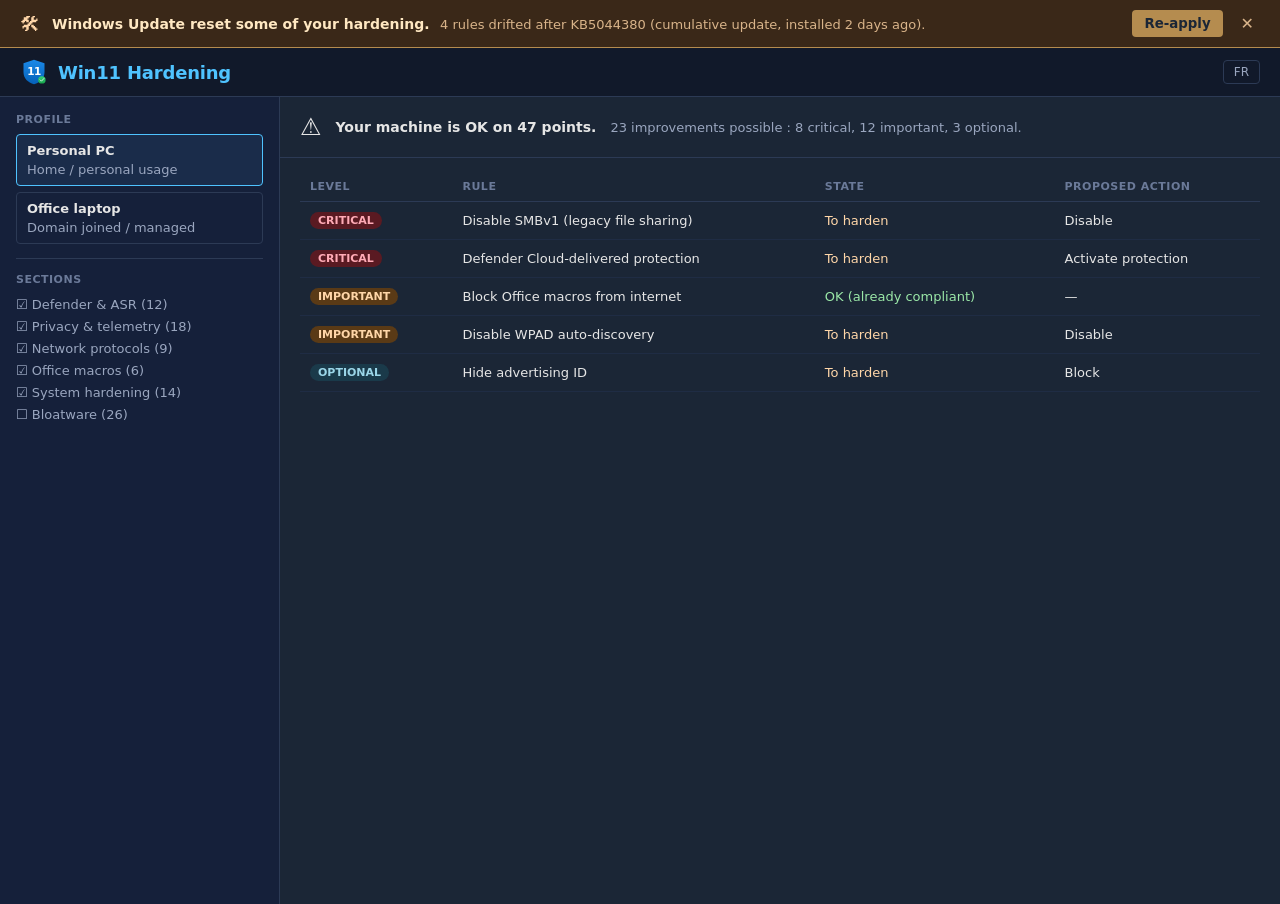
<file: tools/screenshot-mock-drift.html>
<!doctype html>
<html lang="en">
<head>
<meta charset="utf-8">
<title>Drift mock</title>
<style>
*{box-sizing:border-box;margin:0;padding:0;font-family:-apple-system,BlinkMacSystemFont,"Segoe UI",system-ui,sans-serif}
body{background:#1b2636;color:#e6e6e6;font-size:14px}

.watchlist-banner{display:flex;align-items:center;gap:12px;padding:10px 20px;background:#3a2818;border-bottom:1px solid #b58c4f;color:#ffd6a8}
.watchlist-banner-icon{font-size:20px}
.watchlist-banner-text{flex:1}
.watchlist-banner-text strong{color:#ffe8c2}
.watchlist-banner-text span{margin-left:6px;color:#d9b48a;font-size:13px}
.btn-watchlist-detail{background:#b58c4f;color:#1b2636;border:0;padding:6px 12px;border-radius:4px;font-weight:600;cursor:pointer}
.btn-watchlist-dismiss{background:transparent;color:#d9b48a;border:0;font-size:16px;cursor:pointer;padding:0 6px}

header{display:flex;align-items:center;gap:10px;padding:10px 20px;background:#11192a;border-bottom:1px solid #2c3a55}
header h1{font-size:18px;font-weight:600;color:#4fc3ff;letter-spacing:-0.2px}
header .spacer{flex:1}
.btn-lang{background:transparent;color:#9aa6bf;border:1px solid #2c3a55;padding:4px 10px;border-radius:4px;font-size:12px;cursor:pointer}
.brand-icon{display:block}

main{display:grid;grid-template-columns:280px 1fr;height:calc(100vh - 49px - 44px)}
aside{padding:16px;border-right:1px solid #2c3a55;background:#15203a;color:#9aa6bf;font-size:13px}
aside h2{font-size:11px;text-transform:uppercase;color:#6b7a99;margin-bottom:8px;letter-spacing:0.5px}
.profile-list .profile-item{padding:8px 10px;border:1px solid #2c3a55;border-radius:4px;margin-bottom:6px;cursor:pointer}
.profile-list .profile-item.active{border-color:#4fc3ff;background:#1a2c4a}
.profile-list strong{color:#e6e6e6;display:block;margin-bottom:4px}
hr{border:0;border-top:1px solid #2c3a55;margin:14px 0}

#dashboard{padding:16px 20px;border-bottom:1px solid #2c3a55;display:flex;align-items:center;gap:14px}
.dash-icon{font-size:24px}
.dash-headline{font-weight:600;color:#e6e6e6}
.dash-detail{color:#9aa6bf;font-size:13px}

.results-table-wrap{padding:0 20px 20px;overflow:auto}
table{width:100%;border-collapse:collapse;margin-top:14px;font-size:13px}
thead th{text-align:left;padding:8px 10px;color:#6b7a99;text-transform:uppercase;font-size:11px;letter-spacing:0.5px;border-bottom:1px solid #2c3a55}
tbody td{padding:10px;border-bottom:1px solid #1f2c44}
.severity-pill{display:inline-block;padding:2px 8px;border-radius:10px;font-size:11px;font-weight:600}
.critical{background:#5a1a22;color:#ffabb6}
.important{background:#5a3a16;color:#ffd6a8}
.nice{background:#1a3a4a;color:#9bd6e8}
.status-pending{color:#9aa6bf}
.status-toharden{color:#ffd6a8}
.status-compliant{color:#9be8a8}
</style>
</head>
<body>

<div class="watchlist-banner">
  <span class="watchlist-banner-icon">🛠</span>
  <span class="watchlist-banner-text">
    <strong>Windows Update reset some of your hardening.</strong>
    <span>4 rules drifted after KB5044380 (cumulative update, installed 2 days ago).</span>
  </span>
  <button type="button" class="btn-watchlist-detail">Re-apply</button>
  <button type="button" class="btn-watchlist-dismiss">✕</button>
</div>

<header>
  <svg class="brand-icon" viewBox="0 0 256 256" width="28" height="28">
    <defs>
      <linearGradient id="s" x1="0" y1="0" x2="0" y2="1">
        <stop offset="0%" stop-color="#1B89E8"/>
        <stop offset="100%" stop-color="#0561B8"/>
      </linearGradient>
      <linearGradient id="b" x1="0" y1="0" x2="0" y2="1">
        <stop offset="0%" stop-color="#34D27A"/>
        <stop offset="100%" stop-color="#16A34A"/>
      </linearGradient>
    </defs>
    <path d="M128 16 L224 48 L224 128 C224 188 184 224 128 240 C72 224 32 188 32 128 L32 48 Z" fill="url(#s)"/>
    <text x="128" y="152" text-anchor="middle" font-family="-apple-system,Segoe UI" font-size="96" font-weight="800" fill="#fff" letter-spacing="-6">11</text>
    <circle cx="200" cy="200" r="34" fill="url(#b)"/>
    <path d="M184 200 L196 212 L218 188" stroke="#fff" stroke-width="7" fill="none" stroke-linecap="round"/>
  </svg>
  <h1>Win11 Hardening</h1>
  <span class="spacer"></span>
  <button class="btn-lang">FR</button>
</header>

<main>
  <aside>
    <h2>Profile</h2>
    <div class="profile-list">
      <div class="profile-item active"><strong>Personal PC</strong>Home / personal usage</div>
      <div class="profile-item"><strong>Office laptop</strong>Domain joined / managed</div>
    </div>
    <hr>
    <h2>Sections</h2>
    <div style="color:#9aa6bf;line-height:1.7">
      <div>☑ Defender &amp; ASR (12)</div>
      <div>☑ Privacy &amp; telemetry (18)</div>
      <div>☑ Network protocols (9)</div>
      <div>☑ Office macros (6)</div>
      <div>☑ System hardening (14)</div>
      <div>☐ Bloatware (26)</div>
    </div>
  </aside>

  <section>
    <div id="dashboard">
      <span class="dash-icon">⚠</span>
      <span class="dash-headline">Your machine is OK on 47 points.</span>
      <span class="dash-detail">23 improvements possible : 8 critical, 12 important, 3 optional.</span>
    </div>
    <div class="results-table-wrap">
      <table>
        <thead>
          <tr><th>Level</th><th>Rule</th><th>State</th><th>Proposed action</th></tr>
        </thead>
        <tbody>
          <tr><td><span class="severity-pill critical">CRITICAL</span></td><td>Disable SMBv1 (legacy file sharing)</td><td class="status-toharden">To harden</td><td>Disable</td></tr>
          <tr><td><span class="severity-pill critical">CRITICAL</span></td><td>Defender Cloud-delivered protection</td><td class="status-toharden">To harden</td><td>Activate protection</td></tr>
          <tr><td><span class="severity-pill important">IMPORTANT</span></td><td>Block Office macros from internet</td><td class="status-compliant">OK (already compliant)</td><td>—</td></tr>
          <tr><td><span class="severity-pill important">IMPORTANT</span></td><td>Disable WPAD auto-discovery</td><td class="status-toharden">To harden</td><td>Disable</td></tr>
          <tr><td><span class="severity-pill nice">OPTIONAL</span></td><td>Hide advertising ID</td><td class="status-toharden">To harden</td><td>Block</td></tr>
        </tbody>
      </table>
    </div>
  </section>
</main>
</body>
</html>
</file>
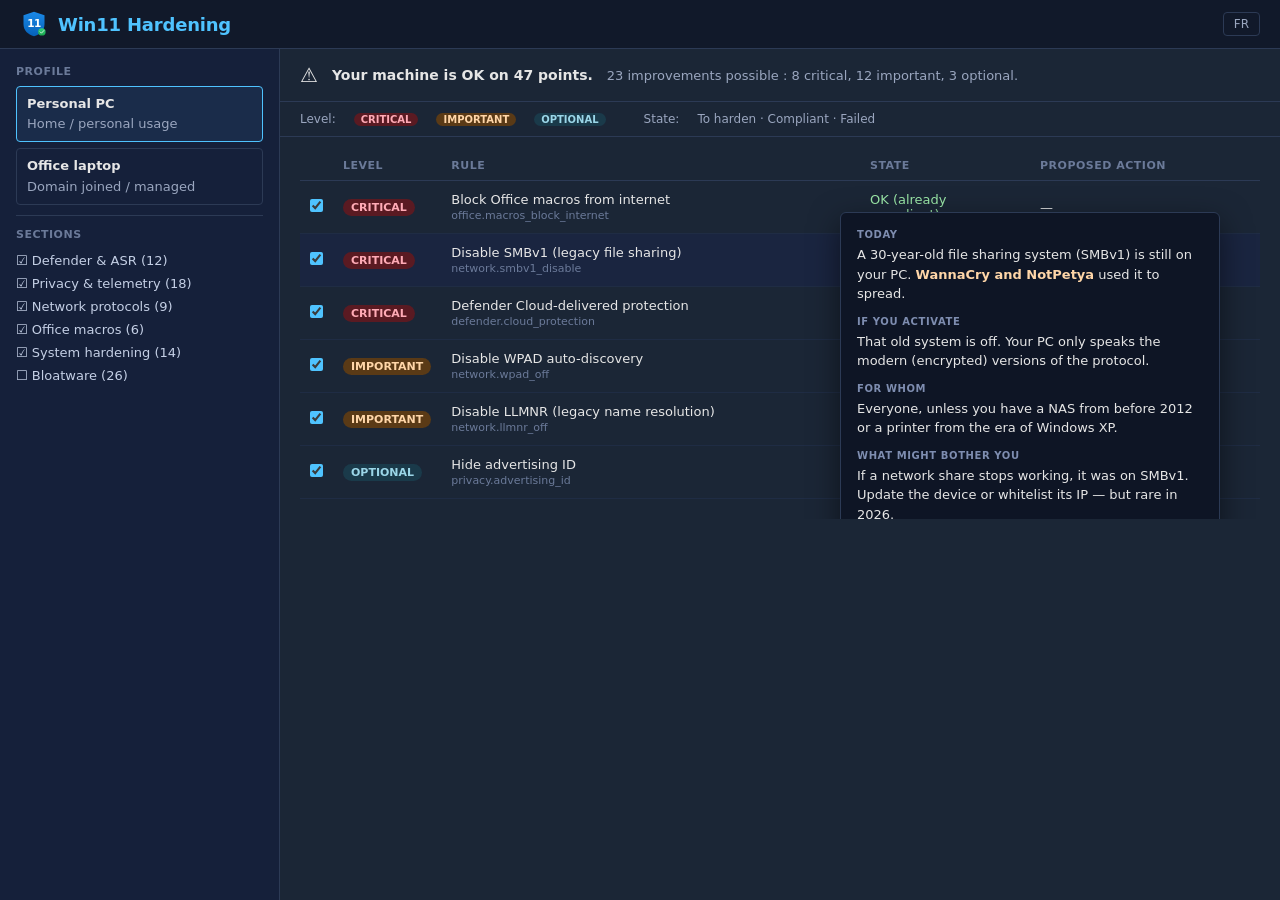
<file: tools/screenshot-mock-tooltip.html>
<!doctype html>
<html lang="en">
<head>
<meta charset="utf-8">
<title>Tooltip mock</title>
<style>
*{box-sizing:border-box;margin:0;padding:0;font-family:-apple-system,BlinkMacSystemFont,"Segoe UI",system-ui,sans-serif}
body{background:#1b2636;color:#e6e6e6;font-size:14px}

header{display:flex;align-items:center;gap:10px;padding:10px 20px;background:#11192a;border-bottom:1px solid #2c3a55}
header h1{font-size:18px;font-weight:600;color:#4fc3ff;letter-spacing:-0.2px}
header .spacer{flex:1}
.btn-lang{background:transparent;color:#9aa6bf;border:1px solid #2c3a55;padding:4px 10px;border-radius:4px;font-size:12px;cursor:pointer}
.brand-icon{display:block}

main{display:grid;grid-template-columns:280px 1fr;height:calc(100vh - 49px)}
aside{padding:16px;border-right:1px solid #2c3a55;background:#15203a;color:#9aa6bf;font-size:13px;overflow-y:auto}
aside h2{font-size:11px;text-transform:uppercase;color:#6b7a99;margin-bottom:8px;letter-spacing:0.5px;margin-top:12px}
aside h2:first-child{margin-top:0}
.profile-list .profile-item{padding:8px 10px;border:1px solid #2c3a55;border-radius:4px;margin-bottom:6px;cursor:pointer;line-height:1.4}
.profile-list .profile-item.active{border-color:#4fc3ff;background:#1a2c4a}
.profile-list strong{color:#e6e6e6;display:block;margin-bottom:2px}
hr{border:0;border-top:1px solid #2c3a55;margin:10px 0}
.section-row{padding:4px 0;color:#c4cfe5}

#dashboard{padding:14px 20px;border-bottom:1px solid #2c3a55;display:flex;align-items:center;gap:14px;background:#1b2636}
.dash-icon{font-size:20px}
.dash-headline{font-weight:600;color:#e6e6e6}
.dash-detail{color:#9aa6bf;font-size:13px}

#filters{padding:10px 20px;border-bottom:1px solid #2c3a55;display:flex;align-items:center;gap:18px;font-size:12px;color:#9aa6bf}
.filter-pill{padding:1px 7px;border-radius:9px;font-size:10px;font-weight:600}
.filter-pill.critical{background:#5a1a22;color:#ffabb6}
.filter-pill.important{background:#5a3a16;color:#ffd6a8}
.filter-pill.nice-to-have{background:#1a3a4a;color:#9bd6e8}

.results-table-wrap{padding:0 20px 20px;overflow:auto;position:relative}
table{width:100%;border-collapse:collapse;margin-top:14px;font-size:13px}
thead th{text-align:left;padding:8px 10px;color:#6b7a99;text-transform:uppercase;font-size:11px;letter-spacing:0.5px;border-bottom:1px solid #2c3a55}
tbody td{padding:11px 10px;border-bottom:1px solid #1f2c44;vertical-align:middle}
tbody tr.hovered{background:#1a2540}
.severity-pill{display:inline-block;padding:2px 8px;border-radius:10px;font-size:11px;font-weight:600}
.critical{background:#5a1a22;color:#ffabb6}
.important{background:#5a3a16;color:#ffd6a8}
.nice{background:#1a3a4a;color:#9bd6e8}
.status-pending{color:#9aa6bf}
.status-toharden{color:#ffd6a8}
.status-compliant{color:#9be8a8}

/* Rich tooltip — that follows the cursor */
.tooltip{position:absolute;background:#0e1525;border:1px solid #2c3a55;border-radius:6px;padding:14px 16px;width:380px;box-shadow:0 10px 30px rgba(0,0,0,0.5);z-index:100;font-size:13px;line-height:1.5}
.tooltip-row{margin-bottom:10px}
.tooltip-row:last-child{margin-bottom:0}
.tooltip-label{display:block;color:#7e8db0;font-size:10px;text-transform:uppercase;letter-spacing:0.6px;font-weight:600;margin-bottom:3px}
.tooltip-text{color:#e6e6e6}
.tooltip-text strong{color:#ffd6a8}

td.col-severity, td.col-rule{cursor:help}
.rule-name{font-weight:500;color:#e6e6e6}
.rule-id{color:#6b7a99;font-size:11px;margin-top:2px}

.col-include{width:32px;text-align:center}
.col-severity{width:90px}
.col-rule{}
.col-status{width:170px}
.col-detail{width:230px}
input[type=checkbox]{accent-color:#4fc3ff}
</style>
</head>
<body>

<header>
  <svg class="brand-icon" viewBox="0 0 256 256" width="28" height="28">
    <defs>
      <linearGradient id="s" x1="0" y1="0" x2="0" y2="1">
        <stop offset="0%" stop-color="#1B89E8"/><stop offset="100%" stop-color="#0561B8"/>
      </linearGradient>
      <linearGradient id="b" x1="0" y1="0" x2="0" y2="1">
        <stop offset="0%" stop-color="#34D27A"/><stop offset="100%" stop-color="#16A34A"/>
      </linearGradient>
    </defs>
    <path d="M128 16 L224 48 L224 128 C224 188 184 224 128 240 C72 224 32 188 32 128 L32 48 Z" fill="url(#s)"/>
    <text x="128" y="152" text-anchor="middle" font-family="-apple-system,Segoe UI" font-size="96" font-weight="800" fill="#fff" letter-spacing="-6">11</text>
    <circle cx="200" cy="200" r="34" fill="url(#b)"/>
    <path d="M184 200 L196 212 L218 188" stroke="#fff" stroke-width="7" fill="none" stroke-linecap="round"/>
  </svg>
  <h1>Win11 Hardening</h1>
  <span class="spacer"></span>
  <button class="btn-lang">FR</button>
</header>

<main>
  <aside>
    <h2>Profile</h2>
    <div class="profile-list">
      <div class="profile-item active"><strong>Personal PC</strong>Home / personal usage</div>
      <div class="profile-item"><strong>Office laptop</strong>Domain joined / managed</div>
    </div>
    <hr>
    <h2>Sections</h2>
    <div class="section-row">☑ Defender &amp; ASR (12)</div>
    <div class="section-row">☑ Privacy &amp; telemetry (18)</div>
    <div class="section-row">☑ Network protocols (9)</div>
    <div class="section-row">☑ Office macros (6)</div>
    <div class="section-row">☑ System hardening (14)</div>
    <div class="section-row">☐ Bloatware (26)</div>
  </aside>

  <section>
    <div id="dashboard">
      <span class="dash-icon">⚠</span>
      <span class="dash-headline">Your machine is OK on 47 points.</span>
      <span class="dash-detail">23 improvements possible : 8 critical, 12 important, 3 optional.</span>
    </div>

    <div id="filters">
      <span>Level:</span>
      <span class="filter-pill critical">CRITICAL</span>
      <span class="filter-pill important">IMPORTANT</span>
      <span class="filter-pill nice-to-have">OPTIONAL</span>
      <span style="margin-left:20px">State:</span>
      <span>To harden · Compliant · Failed</span>
    </div>

    <div class="results-table-wrap">
      <table>
        <thead>
          <tr><th class="col-include"></th><th class="col-severity">Level</th><th class="col-rule">Rule</th><th class="col-status">State</th><th class="col-detail">Proposed action</th></tr>
        </thead>
        <tbody>
          <tr><td class="col-include"><input type="checkbox" checked></td><td class="col-severity"><span class="severity-pill critical">CRITICAL</span></td><td class="col-rule"><div class="rule-name">Block Office macros from internet</div><div class="rule-id">office.macros_block_internet</div></td><td class="col-status status-compliant">OK (already compliant)</td><td>—</td></tr>
          <tr class="hovered"><td class="col-include"><input type="checkbox" checked></td><td class="col-severity"><span class="severity-pill critical">CRITICAL</span></td><td class="col-rule"><div class="rule-name">Disable SMBv1 (legacy file sharing)</div><div class="rule-id">network.smbv1_disable</div></td><td class="col-status status-toharden">To harden</td><td>Disable</td></tr>
          <tr><td class="col-include"><input type="checkbox" checked></td><td class="col-severity"><span class="severity-pill critical">CRITICAL</span></td><td class="col-rule"><div class="rule-name">Defender Cloud-delivered protection</div><div class="rule-id">defender.cloud_protection</div></td><td class="col-status status-toharden">To harden</td><td>Activate protection</td></tr>
          <tr><td class="col-include"><input type="checkbox" checked></td><td class="col-severity"><span class="severity-pill important">IMPORTANT</span></td><td class="col-rule"><div class="rule-name">Disable WPAD auto-discovery</div><div class="rule-id">network.wpad_off</div></td><td class="col-status status-toharden">To harden</td><td>Disable</td></tr>
          <tr><td class="col-include"><input type="checkbox" checked></td><td class="col-severity"><span class="severity-pill important">IMPORTANT</span></td><td class="col-rule"><div class="rule-name">Disable LLMNR (legacy name resolution)</div><div class="rule-id">network.llmnr_off</div></td><td class="col-status status-toharden">To harden</td><td>Disable</td></tr>
          <tr><td class="col-include"><input type="checkbox" checked></td><td class="col-severity"><span class="severity-pill nice">OPTIONAL</span></td><td class="col-rule"><div class="rule-name">Hide advertising ID</div><div class="rule-id">privacy.advertising_id</div></td><td class="col-status status-toharden">To harden</td><td>Block</td></tr>
        </tbody>
      </table>

      <!-- Tooltip rendered next to the hovered row -->
      <div class="tooltip" style="left:560px;top:75px">
        <div class="tooltip-row">
          <span class="tooltip-label">Today</span>
          <div class="tooltip-text">A 30-year-old file sharing system (SMBv1) is still on your PC. <strong>WannaCry and NotPetya</strong> used it to spread.</div>
        </div>
        <div class="tooltip-row">
          <span class="tooltip-label">If you activate</span>
          <div class="tooltip-text">That old system is off. Your PC only speaks the modern (encrypted) versions of the protocol.</div>
        </div>
        <div class="tooltip-row">
          <span class="tooltip-label">For whom</span>
          <div class="tooltip-text">Everyone, unless you have a NAS from before 2012 or a printer from the era of Windows XP.</div>
        </div>
        <div class="tooltip-row">
          <span class="tooltip-label">What might bother you</span>
          <div class="tooltip-text">If a network share stops working, it was on SMBv1. Update the device or whitelist its IP — but rare in 2026.</div>
        </div>
      </div>
    </div>
  </section>
</main>
</body>
</html>
</file>
